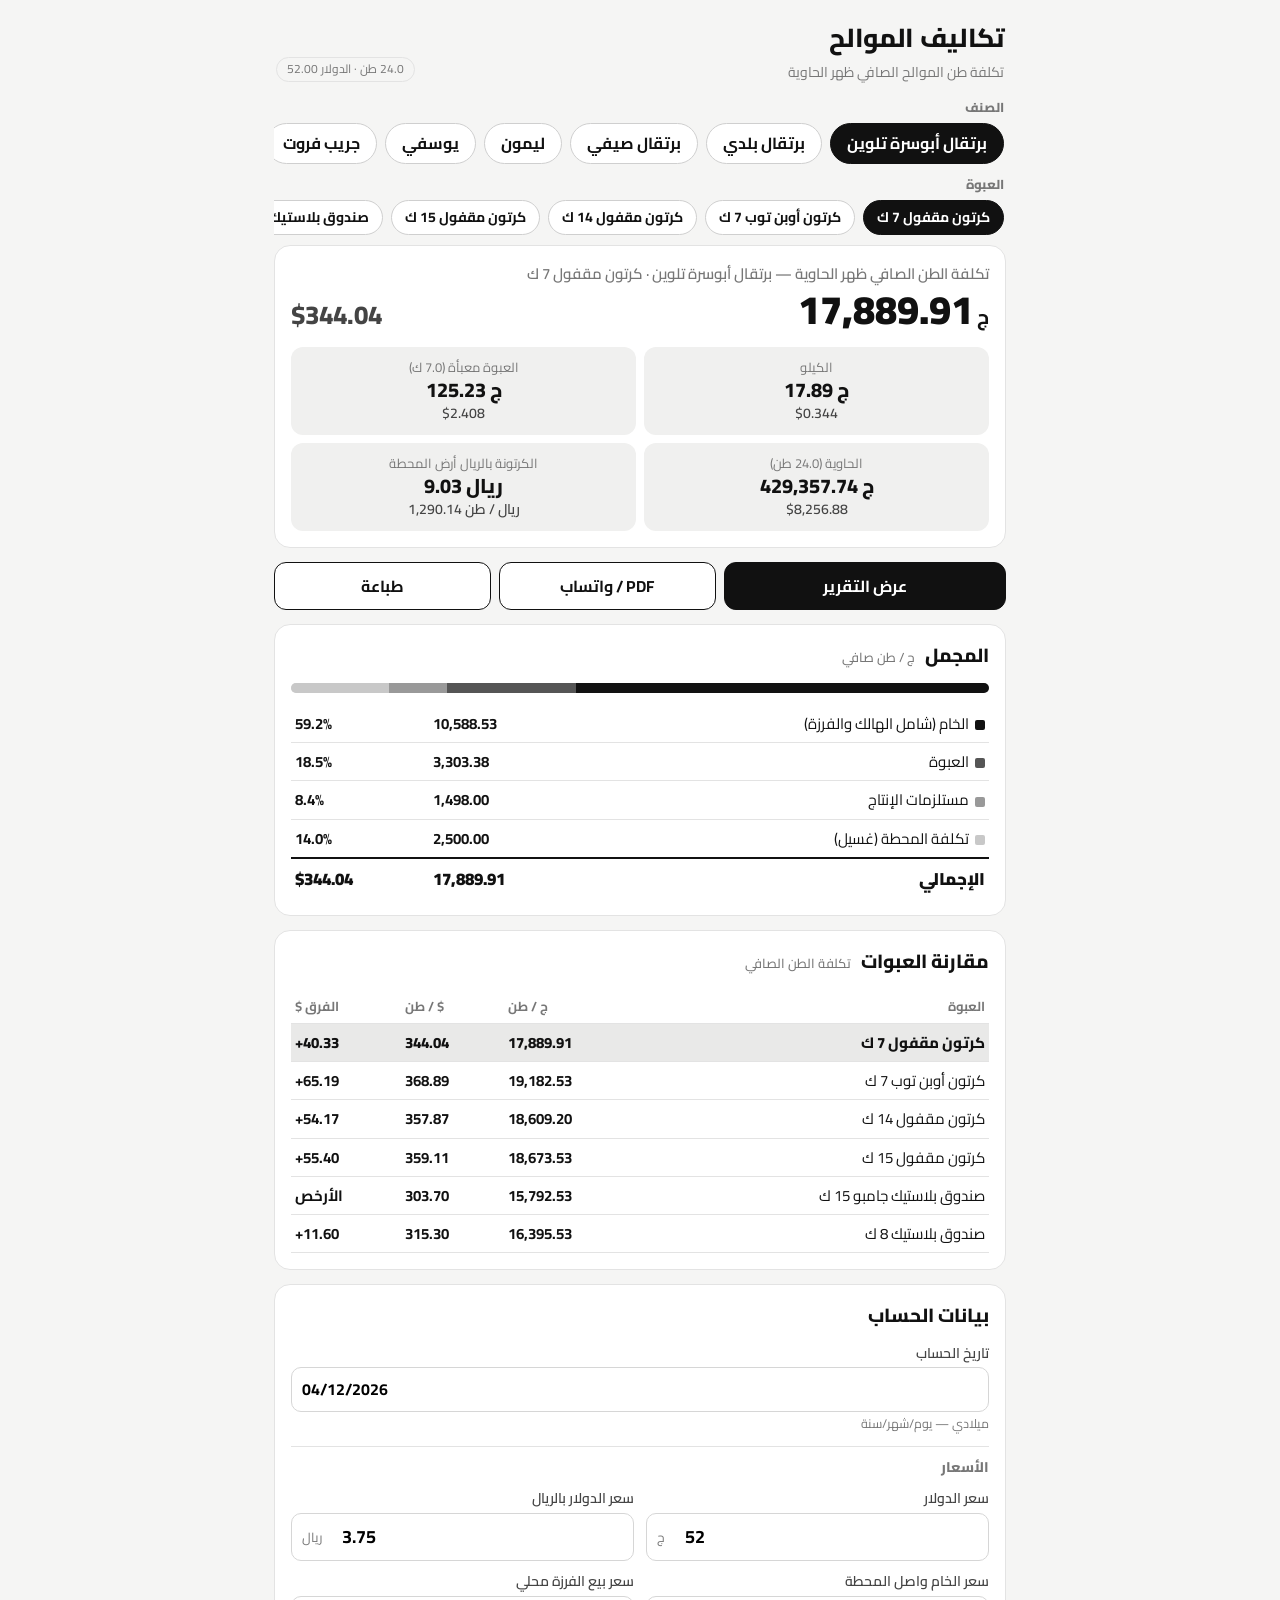
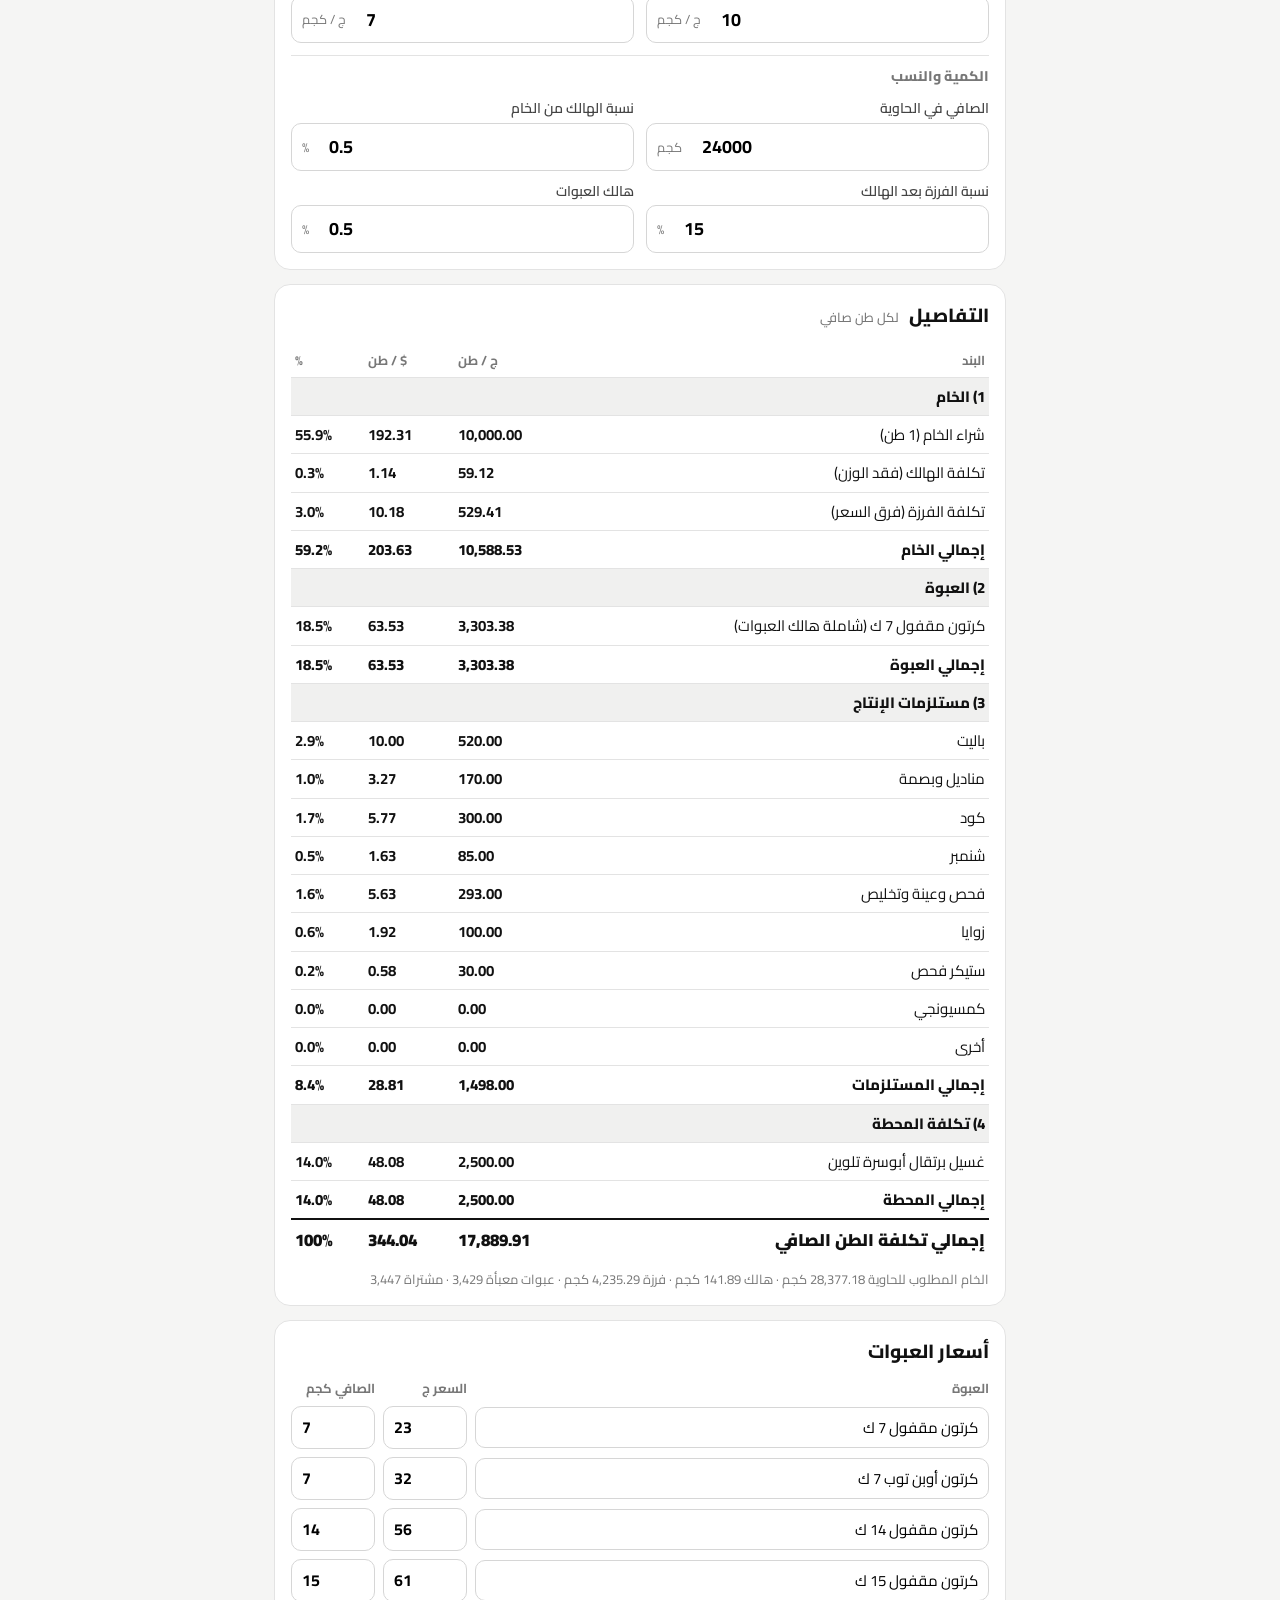
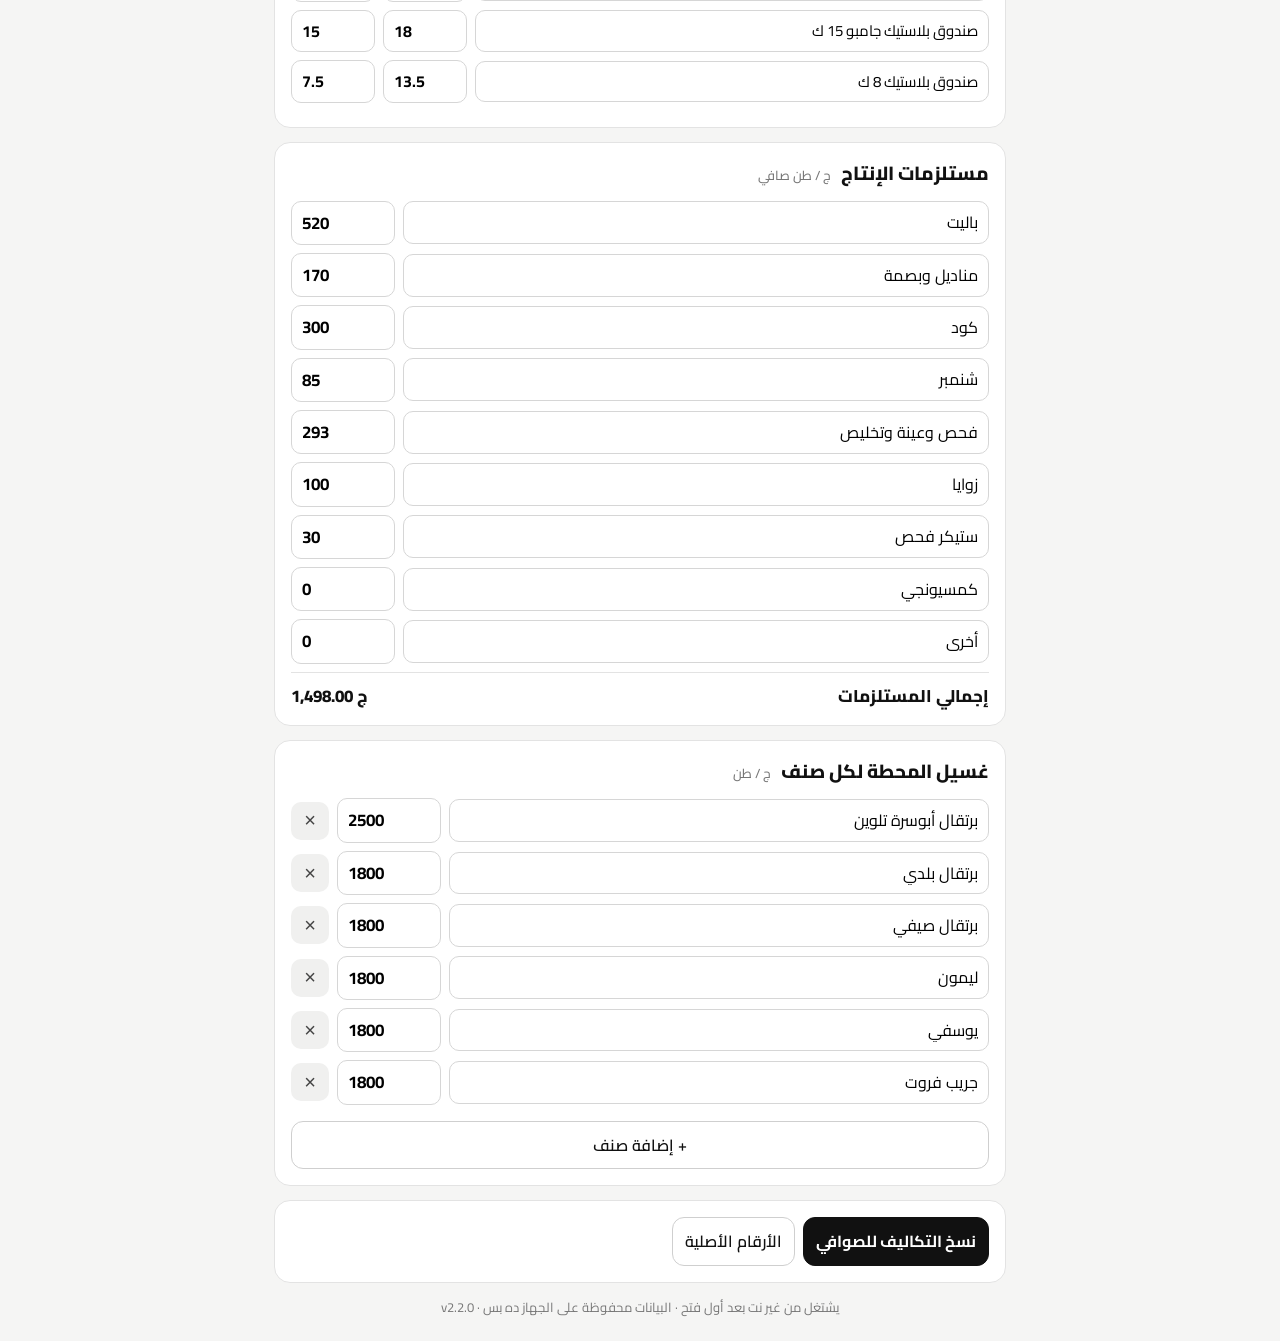
<file: index.html>
<!doctype html>
<html lang="ar" dir="rtl">
<head>
<meta charset="utf-8">
<meta name="viewport" content="width=device-width,initial-scale=1,viewport-fit=cover">
<meta name="robots" content="noindex,nofollow">
<title>تكاليف الموالح</title>
<meta name="theme-color" content="#111111">
<meta name="apple-mobile-web-app-capable" content="yes">
<meta name="mobile-web-app-capable" content="yes">
<meta name="apple-mobile-web-app-status-bar-style" content="black">
<meta name="apple-mobile-web-app-title" content="تكاليف الموالح">
<link rel="manifest" href="manifest.webmanifest">
<link rel="apple-touch-icon" href="icon-180.png">
<link rel="icon" href="icon-192.png">
<style>[hidden]{display:none!important}
@font-face{font-family:'Cairo';font-style:normal;font-weight:200 1000;font-display:swap;src:url([data-uri]) format('woff2');unicode-range:U+0600-06FF,U+0750-077F,U+0870-08FF,U+200C-200E,U+2010-2011,U+204F,U+2E41,U+FB50-FDFF,U+FE70-FEFC}
@font-face{font-family:'Cairo';font-style:normal;font-weight:200 1000;font-display:swap;src:url([data-uri]) format('woff2');unicode-range:U+0100-02BA,U+02BD-02C5,U+02C7-02CC,U+02CE-02D7,U+02DD-02FF,U+1E00-1EFF,U+20A0-20AB,U+20AD-20C4,U+A720-A7FF}
@font-face{font-family:'Cairo';font-style:normal;font-weight:200 1000;font-display:swap;src:url([data-uri]) format('woff2');unicode-range:U+0000-00FF,U+0131,U+0152-0153,U+02BB-02BC,U+02C6,U+02DA,U+02DC,U+2000-206F,U+20AC,U+2122,U+2212,U+2215,U+FEFF,U+FFFD}
:root{--ink:#111;--ink2:#444;--mut:#777;--line:#e3e3e3;--bg:#f5f5f4;--card:#fff;--soft:#f0f0ef}
*{box-sizing:border-box;-webkit-tap-highlight-color:transparent}
html,body{margin:0;background:var(--bg);color:var(--ink);font-family:'Cairo',system-ui,sans-serif;font-size:17px;line-height:1.55}
#app{max-width:760px;margin:0 auto;padding:calc(env(safe-area-inset-top) + 10px) 14px calc(env(safe-area-inset-bottom) + 24px)}
.num,.v{font-variant-numeric:tabular-nums;direction:ltr;unicode-bidi:isolate}
.top{display:flex;align-items:flex-end;justify-content:space-between;gap:10px;padding:8px 2px 12px}
.top h1{margin:0;font-size:26px;font-weight:800;letter-spacing:-.3px}.top .sub{color:var(--mut);font-size:14px}
.net{font-size:12px;color:var(--mut);border:1px solid var(--line);border-radius:20px;padding:2px 10px;white-space:nowrap}
.vars{display:flex;gap:8px;overflow-x:auto;padding:2px 2px 10px;scrollbar-width:none}.vars::-webkit-scrollbar{display:none}
.chip{flex:0 0 auto;border:1.5px solid #cfcfcf;background:#fff;color:var(--ink);border-radius:999px;padding:7px 16px;font:inherit;font-size:16px;font-weight:700}
.chip.on{background:var(--ink);border-color:var(--ink);color:#fff}.chip.add{border-style:dashed;color:var(--ink2);font-weight:600}
.notice{background:#f0f0ef;border:1.5px solid #888;color:#111;border-radius:12px;padding:10px 14px;font-size:15px;margin-bottom:12px}
.card{background:var(--card);border:1px solid var(--line);border-radius:16px;padding:16px;margin-bottom:14px}
.card h2{margin:0 0 12px;font-size:19px;font-weight:800}.card h2 small{font-weight:500;color:var(--mut);font-size:13px;margin-inline-start:6px}
.sum .lbl{color:var(--mut);font-size:15px;font-weight:600}
.sum .big{display:flex;align-items:baseline;justify-content:space-between;gap:8px;flex-wrap:wrap;margin:2px 0 12px}
.sum .egp{font-size:40px;font-weight:900;line-height:1.1}.sum .egp i{font-style:normal;font-size:20px;font-weight:700;margin-inline-start:4px}
.sum .usd{font-size:26px;font-weight:800;color:var(--ink2)}
.kpis{display:grid;grid-template-columns:repeat(3,minmax(0,1fr));gap:8px}
.kpi{background:var(--soft);border-radius:12px;padding:10px 8px;text-align:center}
.kpi b{display:block;font-size:20px;font-weight:800;line-height:1.3}.kpi span{display:block;font-size:13px;color:var(--mut)}.kpi em{display:block;font-style:normal;font-size:14px;color:var(--ink2);font-weight:600}
.actions{display:grid;grid-template-columns:1.3fr 1fr 1fr;gap:8px;margin-bottom:14px}
.btn{font:inherit;font-size:16px;font-weight:700;border:1.5px solid var(--ink);background:#fff;color:var(--ink);border-radius:12px;padding:11px 12px;cursor:pointer}
.btn.pri{background:var(--ink);color:#fff}.btn.ghost{border-color:#cfcfcf;font-weight:600}.btn.wide{width:100%;margin-top:8px}.btn.danger{color:#111;border-color:#111;border-style:dashed}
.grid{display:grid;grid-template-columns:minmax(0,1fr) minmax(0,1fr);gap:10px 12px}
.f label{display:block;font-size:14px;color:var(--ink2);font-weight:600;margin-bottom:3px}
.f .in{display:flex;align-items:center;border:1.5px solid #d6d6d6;border-radius:10px;background:#fff;overflow:hidden}
.f .in:focus-within{border-color:var(--ink)}
.f input{flex:1;min-width:0;width:100%;border:0;outline:0;font:inherit;font-size:18px;font-weight:700;padding:9px 10px;background:transparent;text-align:left;direction:ltr}
.f input.txt{text-align:right;direction:rtl;font-size:16px}
.f .u{color:var(--mut);font-size:13px;padding:0 10px;white-space:nowrap}
.f.full{grid-column:1/-1}.f .hint{font-size:12.5px;color:var(--mut);margin-top:2px}
.sec{grid-column:1/-1;font-size:14px;font-weight:800;color:var(--mut);border-top:1px solid var(--line);padding-top:10px;margin-top:2px}
.sup{display:grid;grid-template-columns:minmax(0,1fr) 104px 38px;gap:8px;align-items:center;margin-bottom:8px}
.sup input{font:inherit;border:1.5px solid #d6d6d6;border-radius:10px;padding:8px 10px;font-size:16px;min-width:0;outline:0}
.sup input:focus{border-color:var(--ink)}.sup input.v{font-weight:700;text-align:left;direction:ltr;font-size:17px}
.sup .x{border:0;background:var(--soft);border-radius:10px;height:38px;font-size:20px;color:var(--ink2);cursor:pointer}
.suptot{display:flex;justify-content:space-between;font-weight:800;border-top:1px solid var(--line);padding-top:10px;margin-top:4px}
.bk table{width:100%;border-collapse:collapse;font-size:15px}.bk td{padding:7px 4px;border-bottom:1px solid var(--line)}.bk td.v{text-align:left;font-weight:700;white-space:nowrap}
.bk tr.g td{font-weight:800;background:var(--soft)}.bk tr.t td{font-weight:900;font-size:17px;border-bottom:0;border-top:2px solid var(--ink)}
.bar{height:10px;border-radius:6px;background:#e7e7e7;overflow:hidden;display:flex;margin:4px 0 12px}.bar i{display:block;height:100%;background:#222}.bar i+i{background:#9a9a9a}
.tools{display:flex;flex-wrap:wrap;gap:8px}
.foot{color:var(--mut);font-size:13px;text-align:center;margin-top:6px}
/* report */
.rep{position:fixed;inset:0;background:#d9d9d7;overflow:auto;z-index:20;-webkit-overflow-scrolling:touch}
.repbar{position:sticky;top:0;z-index:2;display:flex;gap:8px;padding:calc(env(safe-area-inset-top) + 8px) 12px 8px;background:rgba(245,245,244,.96);border-bottom:1px solid var(--line)}
.repbar .btn{flex:1;padding:9px}
.pages{padding:14px 0 40px;display:flex;flex-direction:column;align-items:center;gap:14px}
.pagewrap{width:calc(100vw - 20px);max-width:794px;overflow:hidden}
.page{width:794px;height:1123px;background:#fff;color:#111;padding:36px 44px 50px;position:relative;transform-origin:top right;box-shadow:0 2px 10px rgba(0,0,0,.12);font-size:15px;line-height:1.5;overflow:hidden}
.page .ph{display:flex;justify-content:space-between;align-items:flex-start;border-bottom:2.5px solid #111;padding-bottom:8px;margin-bottom:6px}
.page .ph h1{margin:0;font-size:21px;font-weight:900;line-height:1.35}.page .ph .meta{font-size:14px;color:#555;margin-top:2px}
.page .ph .tag{font-size:12px;color:#555;border:1px solid #bbb;border-radius:14px;padding:2px 10px;white-space:nowrap}
.page h3{font-size:15px;font-weight:800;margin:10px 0 6px;color:#111;display:flex;align-items:center;gap:8px}.page h3:after{content:'';flex:1;height:1px;background:#ddd}
.rsum{display:grid;grid-template-columns:1.25fr 1fr 1fr 1fr;gap:10px}
.rsum .m{border:1px solid #ddd;border-radius:10px;padding:7px 12px}.rsum .m.main{background:#111;color:#fff;border-color:#111}
.rsum .m span{display:block;font-size:12.5px;color:#666;font-weight:600}.rsum .m.main span{color:#ccc}
.rsum .m b{display:block;font-size:21px;font-weight:900;line-height:1.25}.rsum .m.main b{font-size:27px}
.rsum .m em{display:block;font-style:normal;font-size:14px;font-weight:700;color:#444}.rsum .m.main em{color:#ddd;font-size:16px}
.rgrp{display:grid;grid-template-columns:1fr 1fr 1fr;gap:10px}.rgrp .m{border:1px solid #ddd;border-radius:10px;padding:8px 12px}
.rgrp .m span{font-size:13px;color:#666;font-weight:700}.rgrp .m b{display:block;font-size:19px;font-weight:900}.rgrp .m em{font-style:normal;font-size:13px;color:#444;font-weight:600}
.rgrp .m.t{background:#f1f1f0}
.rt{width:100%;border-collapse:collapse;font-size:13px}
.rt th{background:#111;color:#fff;font-weight:700;padding:6px 6px;font-size:12.5px;text-align:center}.rt th:first-child{text-align:right}
.rt td{padding:2.5px 6px;line-height:1.45;border-bottom:1px solid #e6e6e6;text-align:center;font-variant-numeric:tabular-nums}.rt td:first-child{text-align:right}
.rt td.n{direction:ltr}.rt tr.gh td{font-weight:800;background:#f1f1f0;color:#333;font-size:13px}
.rt tr.st td{font-weight:800;border-top:1.5px solid #999;background:#fafafa}.rt tr.gt td{font-weight:900;font-size:15px;background:#111;color:#fff}
.page .note{font-size:12px;color:#555;margin-top:6px;line-height:1.5}
.page .pf{position:absolute;bottom:22px;right:48px;left:48px;font-size:11px;color:#888;display:flex;justify-content:space-between;border-top:1px solid #e4e4e4;padding-top:6px}
.mt td{vertical-align:top;padding:7px 6px}.mt td.fm{text-align:right;color:#333}.mt td.k{font-weight:700;text-align:right}
.page ul{margin:6px 0 0;padding-inline-start:18px;font-size:13.5px;color:#333}.page ul li{margin-bottom:3px}
.busy{position:fixed;inset:0;background:rgba(255,255,255,.75);display:flex;align-items:center;justify-content:center;z-index:50;font-weight:800;font-size:18px}
@media (max-width:420px){.sum .egp{font-size:36px}.kpi b{font-size:18px}.grid{gap:9px 10px}}
@media print{
 @page{size:A4;margin:0}
 html,body{background:#fff}
 #app,.repbar,.busy{display:none!important}
 .rep{position:static;display:block!important;background:#fff;overflow:visible}
 .rep[hidden]{display:block!important}
 .pages{padding:0;gap:0;display:block}
 .pagewrap{width:auto!important;max-width:none;height:auto!important;overflow:visible}
 .page{transform:none!important;box-shadow:none;width:210mm;height:296mm;page-break-after:always;break-after:page}
 .pagewrap:last-child .page{page-break-after:auto;break-after:auto}
 *{-webkit-print-color-adjust:exact;print-color-adjust:exact}
}
.page .pc{width:706px}
.ltr{direction:ltr;unicode-bidi:isolate;display:inline-block}

.f .in.bad,.sup input.bad{border:2px solid #111;background:#e6e6e6}
.err{border:2px solid #111;border-radius:12px;padding:10px 14px;font-size:15px;background:#f0f0ef}.err ul{margin:6px 0 0;padding-inline-start:20px}
body.invalid #bReport,body.invalid #bShare,body.invalid #bPrint{opacity:.45}
.emsg{font-size:13px;font-weight:700;color:#111;margin:3px 2px 6px}
/* citrus additions */
.top .tr{display:flex;flex-direction:column;align-items:flex-end;gap:3px}.ls{font-size:11.5px;color:var(--mut)}
.lblrow{font-size:13px;font-weight:800;color:var(--mut);margin:0 2px 4px}
.chip.sm{font-size:14px;padding:6px 13px}
.kpis{grid-template-columns:repeat(2,minmax(0,1fr))}
.bar i:nth-child(1){background:#111}.bar i:nth-child(2){background:#555}.bar i:nth-child(3){background:#999}.bar i:nth-child(4){background:#c8c8c8}
.sw{display:inline-block;width:10px;height:10px;border-radius:2px;margin-inline-end:6px;vertical-align:middle}.sw.s0{background:#111}.sw.s1{background:#555}.sw.s2{background:#999}.sw.s3{background:#c8c8c8}
.bk tr.h td{font-size:13px;color:var(--mut);font-weight:700}.bk tr.s td{font-weight:800;border-top:1.5px solid #999}.bk tr.sel td{background:#e9e9e8;font-weight:800}
.bk .hint{font-size:13px;color:#777;margin-top:8px}
.trow{display:grid;grid-template-columns:minmax(0,1fr) 84px 84px;gap:8px;align-items:center;margin-bottom:8px}.trow.th span{font-size:13px;color:var(--mut);font-weight:700}
.trow input{font:inherit;border:1.5px solid #d6d6d6;border-radius:10px;padding:8px 10px;font-size:15px;min-width:0;outline:0}.trow input:focus{border-color:var(--ink)}.trow input.v{font-weight:700;text-align:left;direction:ltr;font-size:16px}
.sup:not(.three){grid-template-columns:minmax(0,1fr) 104px}
.trow input.bad{border:2px solid #111;background:#e6e6e6}
.f input[data-date]{font-size:16px}
.repbar .sel{flex:1.2;padding:9px 6px;font-size:14px}
.rsar{display:flex;flex-wrap:wrap;align-items:baseline;gap:6px 12px;border:1px solid #ddd;border-radius:10px;padding:6px 12px;margin-top:8px;font-size:13px}
.rsar span{color:#666;font-weight:700}.rsar b{font-size:17px;font-weight:900}.rsar .sep{color:#bbb}.rsar em{font-style:normal;color:#777;font-size:12px;flex-basis:100%}
.rt tr.sel td{background:#e4e4e4;font-weight:800}.rt.q td{text-align:right}.rt.q td.n{text-align:left;font-weight:700}
.rt td.n{white-space:nowrap}
.page .rt td{padding:3px 6px}
.rsum .m small{display:block;font-size:10.5px;color:#888;font-weight:500;line-height:1.35;margin-top:2px;border-top:1px solid #eee;padding-top:2px}.rsum .m.main small{color:#bbb;border-color:#444}
.pc.p1 .rt{font-size:14.5px}.pc.p1 .rt td{padding:6px 6px}.pc.p1 .rt th{font-size:13.5px;padding:7px 6px}.pc.p1 h3{font-size:16.5px;margin:16px 0 8px}
.pc.p1 .rsum .m{padding:9px 12px}.pc.p1 .rsar{padding:9px 14px;font-size:14px}.pc.p1 .rsar b{font-size:19px}.pc.p1 .note{font-size:13px}
.rt.q td.q2{text-align:right;font-weight:700}
.page ul{list-style:none;padding-inline-start:4px}.page ul li:before{content:'•';margin-inline-end:6px;font-weight:900}
.bk td.vh{text-align:left;white-space:nowrap}
.repbar{gap:6px;padding-left:8px;padding-right:8px}.repbar .btn{font-size:14px;padding:9px 4px;white-space:nowrap}
</style>
</head>
<body>
<div id="app">
 <header class="top">
  <div class="brand"><h1>تكاليف الموالح</h1><span class="sub">تكلفة طن الموالح الصافي ظهر الحاوية</span></div>
  <div class="tr"><span id="net" class="net"></span><span id="ls" class="ls"></span></div>
 </header>
 <div class="lblrow">الصنف</div>
 <nav id="vars" class="vars" aria-label="الصنف"></nav>
 <div class="lblrow">العبوة</div>
 <nav id="pkgs" class="vars" aria-label="العبوة"></nav>
 <div id="notice" class="notice" hidden></div>
 <section class="card sum" id="sum"></section>
 <div class="actions">
  <button class="btn pri" id="bReport">عرض التقرير</button>
  <button class="btn" id="bShare">PDF / واتساب</button>
  <button class="btn" id="bPrint">طباعة</button>
 </div>
 <section class="card" id="mojmal"></section>
 <section class="card" id="cmp"></section>
 <section class="card">
  <h2>بيانات الحساب</h2>
  <div class="grid" id="inputs"></div>
 </section>
 <section class="card" id="detail"></section>
 <section class="card">
  <h2>أسعار العبوات</h2>
  <div id="pkt"></div>
 </section>
 <section class="card">
  <h2>مستلزمات الإنتاج <small>ج / طن صافي</small></h2>
  <div id="supt"></div>
 </section>
 <section class="card">
  <h2>غسيل المحطة لكل صنف <small>ج / طن</small></h2>
  <div id="vart"></div>
  <button class="btn ghost wide" id="bAddVar">+ إضافة صنف</button>
 </section>
 <section class="card tools">
  <button class="btn pri" id="bToSawafi">نسخ التكاليف للصوافي</button>
  <button class="btn ghost" id="bReset">الأرقام الأصلية</button>
 </section>
 <footer class="foot">يشتغل من غير نت بعد أول فتح · البيانات محفوظة على الجهاز ده بس <span id="ver"></span></footer>
</div>
<div id="rep" class="rep" hidden>
 <div class="repbar">
  <button class="btn" id="rClose">رجوع</button>
  <select id="rMode" class="btn sel" aria-label="نوع التقرير"><option value="full">التقرير الكامل</option><option value="m">المجمل (صفحة)</option></select>
  <button class="btn pri" id="rShare">PDF / واتساب</button>
  <button class="btn" id="rPrint">طباعة</button>
 </div>
 <div id="pages" class="pages"></div>
</div>
<div id="busy" class="busy" hidden><div>بيجهز الـ PDF…</div></div>
<script src="core.js"></script>
<script src="pdf-share.js"></script>
<script src="app.js"></script>
<script src="to-sawafi.js"></script>
<script>
if('serviceWorker' in navigator){window.addEventListener('load',function(){navigator.serviceWorker.register('sw.js').then(function(r){r.update&&r.update();setInterval(function(){r.update()},3600000)});var had=!!navigator.serviceWorker.controller;navigator.serviceWorker.addEventListener('controllerchange',function(){if(had&&!window.__rl){window.__rl=1;location.reload()}})})}
</script>
</body>
</html>
</file>
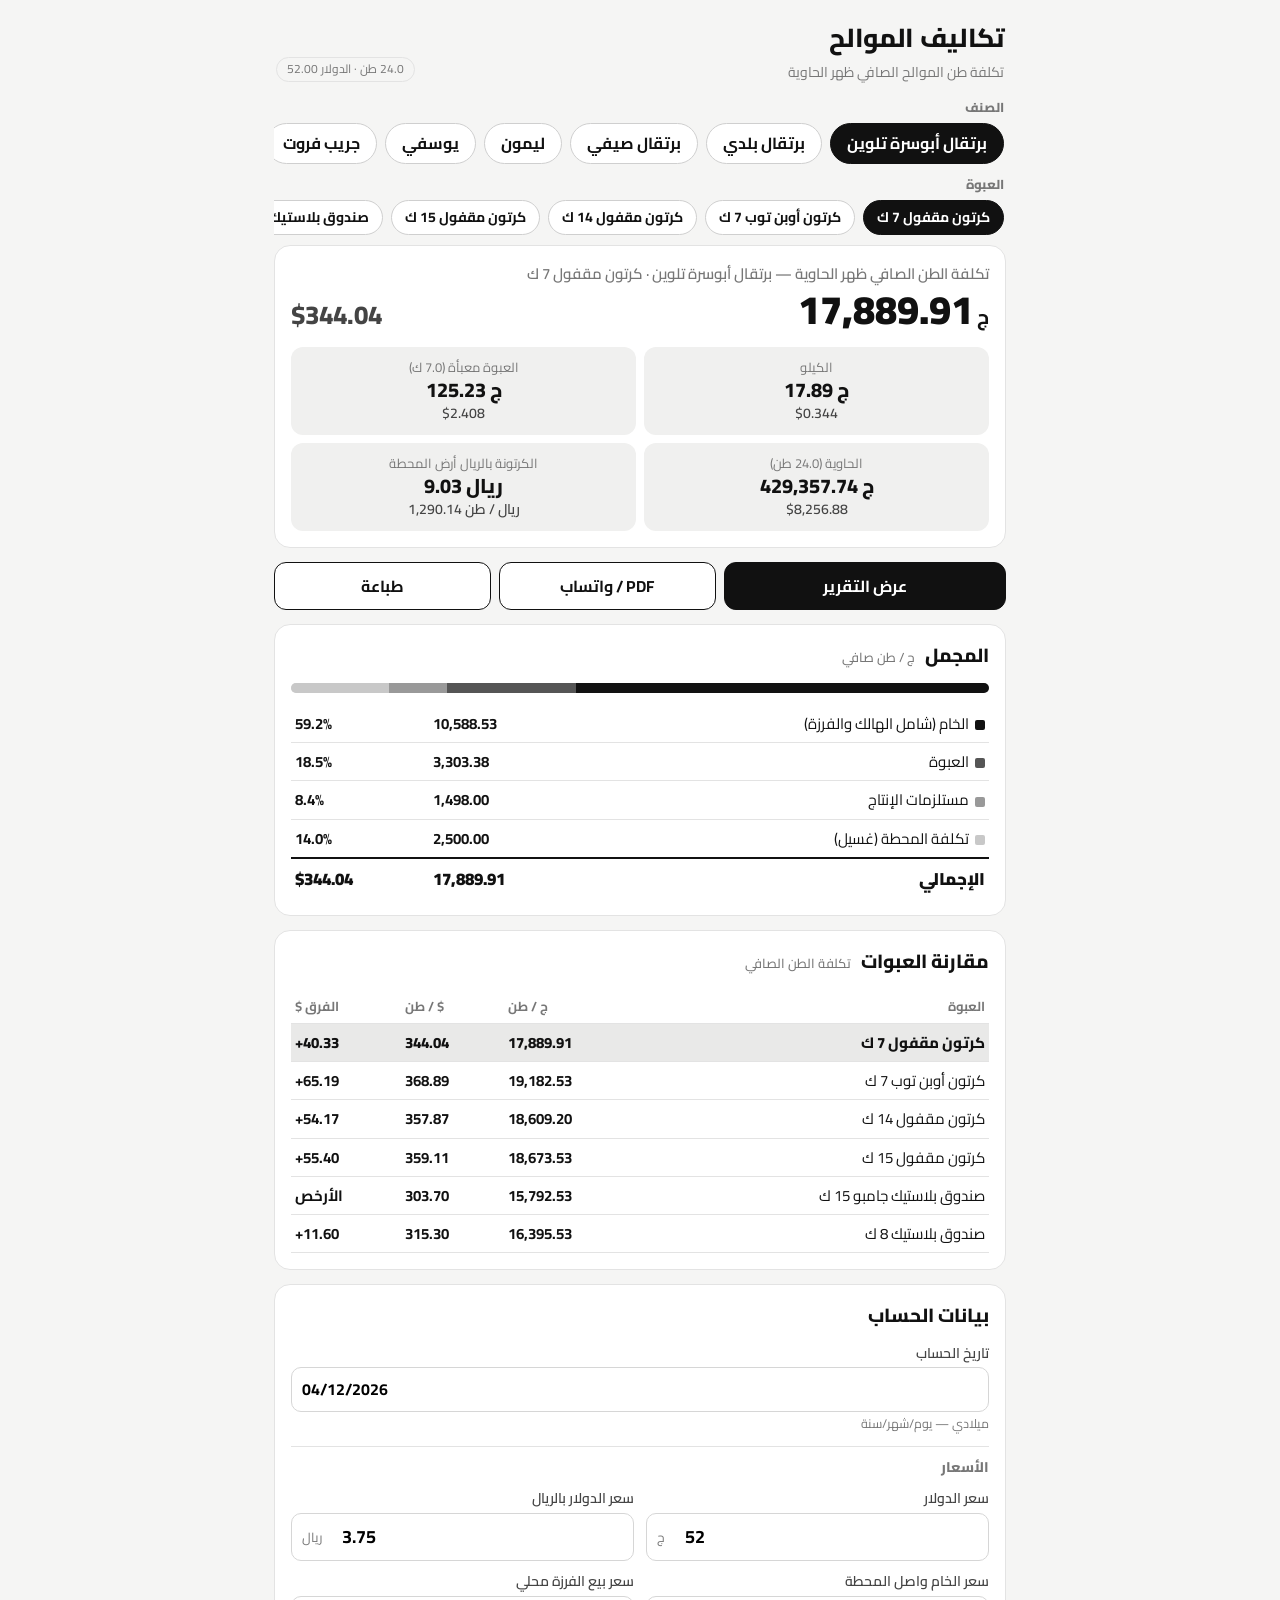
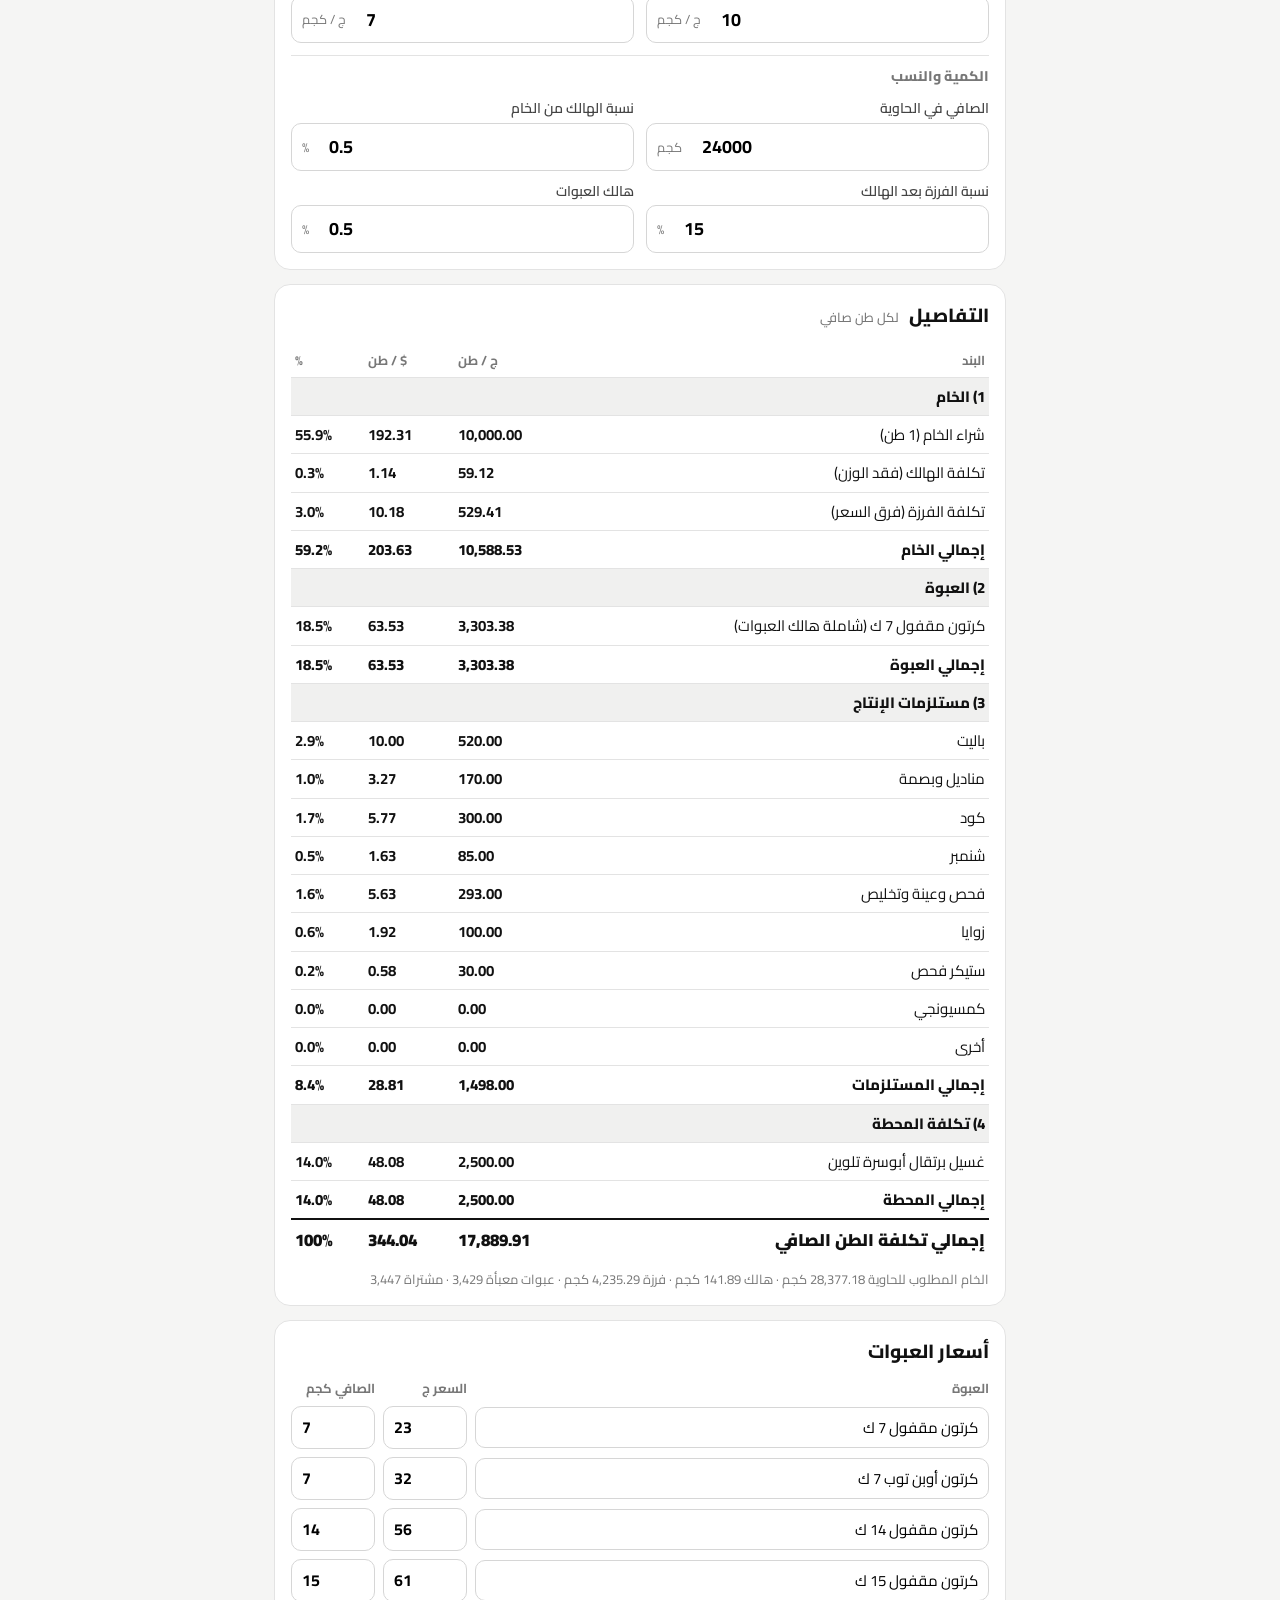
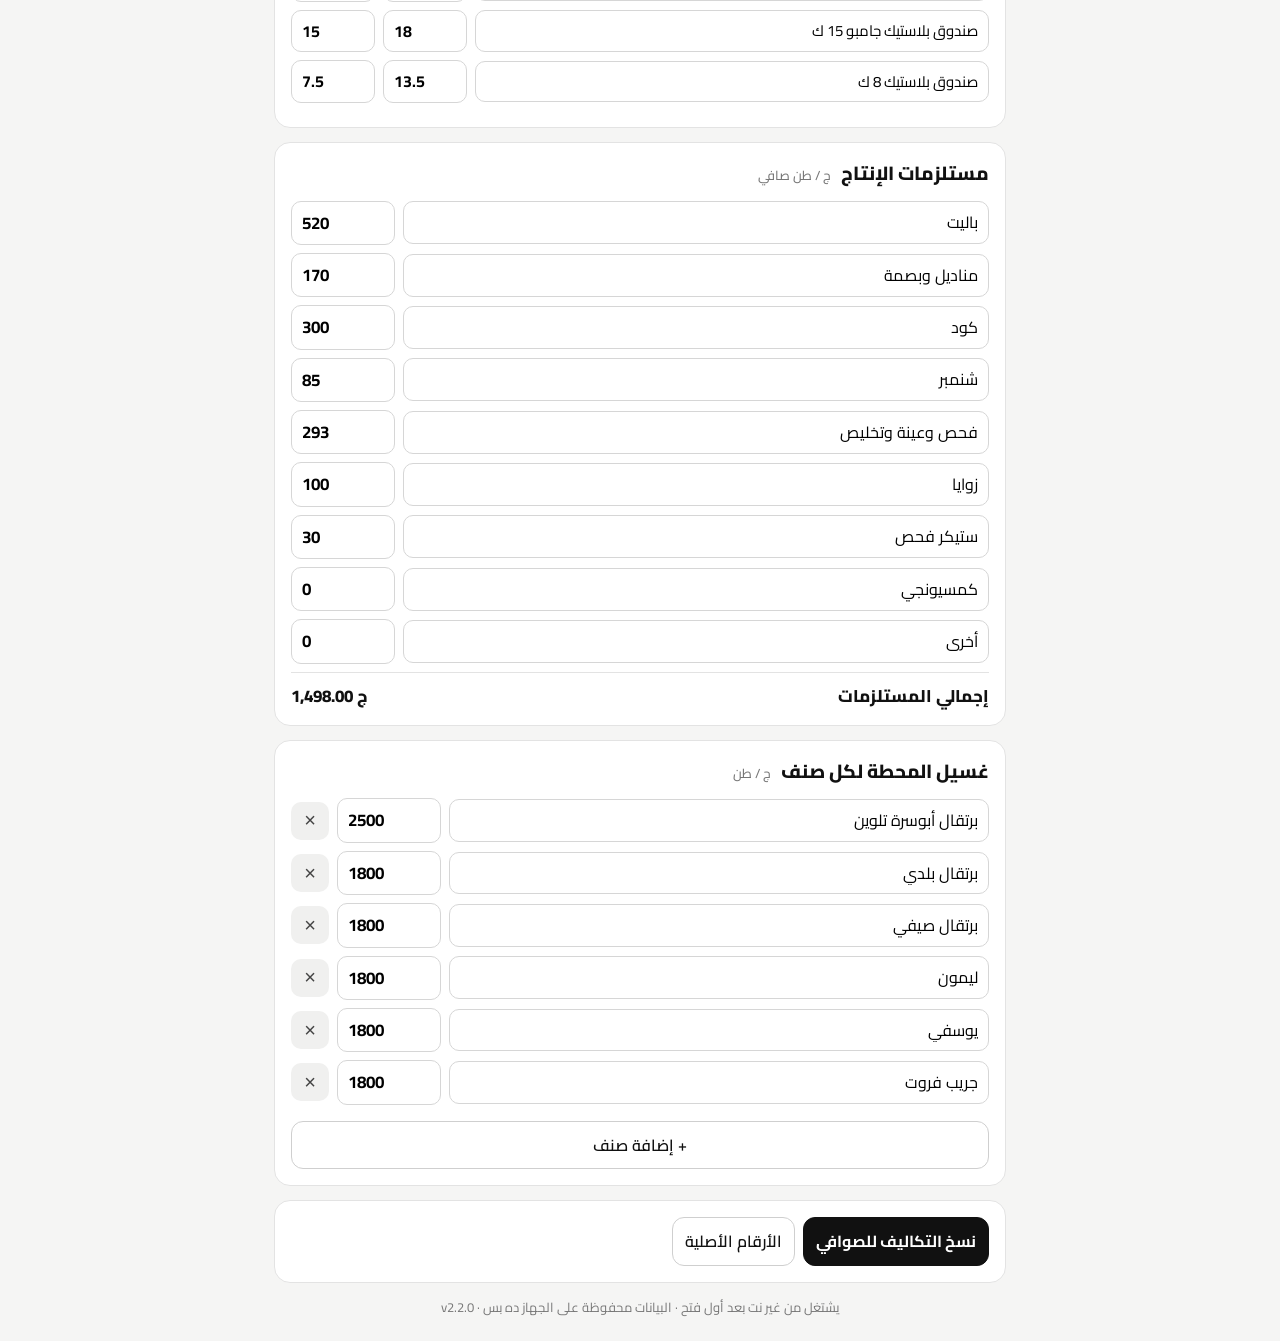
<file: index.src.html>
<!doctype html>
<html lang="ar" dir="rtl">
<head>
<meta charset="utf-8">
<meta name="viewport" content="width=device-width,initial-scale=1,viewport-fit=cover">
<meta name="robots" content="noindex,nofollow">
<title>تكاليف الموالح</title>
<meta name="theme-color" content="#111111">
<meta name="apple-mobile-web-app-capable" content="yes">
<meta name="mobile-web-app-capable" content="yes">
<meta name="apple-mobile-web-app-status-bar-style" content="black">
<meta name="apple-mobile-web-app-title" content="تكاليف الموالح">
<link rel="manifest" href="manifest.webmanifest">
<link rel="apple-touch-icon" href="icon-180.png">
<link rel="icon" href="icon-192.png">
<link rel="stylesheet" href="style.css">
</head>
<body>
<div id="app">
 <header class="top">
  <div class="brand"><h1>تكاليف الموالح</h1><span class="sub">تكلفة طن الموالح الصافي ظهر الحاوية</span></div>
  <div class="tr"><span id="net" class="net"></span><span id="ls" class="ls"></span></div>
 </header>
 <div class="lblrow">الصنف</div>
 <nav id="vars" class="vars" aria-label="الصنف"></nav>
 <div class="lblrow">العبوة</div>
 <nav id="pkgs" class="vars" aria-label="العبوة"></nav>
 <div id="notice" class="notice" hidden></div>
 <section class="card sum" id="sum"></section>
 <div class="actions">
  <button class="btn pri" id="bReport">عرض التقرير</button>
  <button class="btn" id="bShare">PDF / واتساب</button>
  <button class="btn" id="bPrint">طباعة</button>
 </div>
 <section class="card" id="mojmal"></section>
 <section class="card" id="cmp"></section>
 <section class="card">
  <h2>بيانات الحساب</h2>
  <div class="grid" id="inputs"></div>
 </section>
 <section class="card" id="detail"></section>
 <section class="card">
  <h2>أسعار العبوات</h2>
  <div id="pkt"></div>
 </section>
 <section class="card">
  <h2>مستلزمات الإنتاج <small>ج / طن صافي</small></h2>
  <div id="supt"></div>
 </section>
 <section class="card">
  <h2>غسيل المحطة لكل صنف <small>ج / طن</small></h2>
  <div id="vart"></div>
  <button class="btn ghost wide" id="bAddVar">+ إضافة صنف</button>
 </section>
 <section class="card tools">
  <button class="btn pri" id="bToSawafi">نسخ التكاليف للصوافي</button>
  <button class="btn ghost" id="bReset">الأرقام الأصلية</button>
 </section>
 <footer class="foot">يشتغل من غير نت بعد أول فتح · البيانات محفوظة على الجهاز ده بس <span id="ver"></span></footer>
</div>
<div id="rep" class="rep" hidden>
 <div class="repbar">
  <button class="btn" id="rClose">رجوع</button>
  <select id="rMode" class="btn sel" aria-label="نوع التقرير"><option value="full">التقرير الكامل</option><option value="m">المجمل (صفحة)</option></select>
  <button class="btn pri" id="rShare">PDF / واتساب</button>
  <button class="btn" id="rPrint">طباعة</button>
 </div>
 <div id="pages" class="pages"></div>
</div>
<div id="busy" class="busy" hidden><div>بيجهز الـ PDF…</div></div>
<script src="core.js"></script>
<script src="pdf-share.js"></script>
<script src="app.js"></script>
<script src="to-sawafi.js"></script>
<script>
if('serviceWorker' in navigator){window.addEventListener('load',function(){navigator.serviceWorker.register('sw.js').then(function(r){r.update&&r.update();setInterval(function(){r.update()},3600000)});var had=!!navigator.serviceWorker.controller;navigator.serviceWorker.addEventListener('controllerchange',function(){if(had&&!window.__rl){window.__rl=1;location.reload()}})})}
</script>
</body>
</html>
</file>
<file: style.css>
[hidden]{display:none!important}
@font-face{font-family:'Cairo';font-style:normal;font-weight:200 1000;font-display:swap;src:url(fonts/cairo-arabic.woff2) format('woff2');unicode-range:U+0600-06FF,U+0750-077F,U+0870-08FF,U+200C-200E,U+2010-2011,U+204F,U+2E41,U+FB50-FDFF,U+FE70-FEFC}
@font-face{font-family:'Cairo';font-style:normal;font-weight:200 1000;font-display:swap;src:url(fonts/cairo-latin-ext.woff2) format('woff2');unicode-range:U+0100-02BA,U+02BD-02C5,U+02C7-02CC,U+02CE-02D7,U+02DD-02FF,U+1E00-1EFF,U+20A0-20AB,U+20AD-20C4,U+A720-A7FF}
@font-face{font-family:'Cairo';font-style:normal;font-weight:200 1000;font-display:swap;src:url(fonts/cairo-latin.woff2) format('woff2');unicode-range:U+0000-00FF,U+0131,U+0152-0153,U+02BB-02BC,U+02C6,U+02DA,U+02DC,U+2000-206F,U+20AC,U+2122,U+2212,U+2215,U+FEFF,U+FFFD}
:root{--ink:#111;--ink2:#444;--mut:#777;--line:#e3e3e3;--bg:#f5f5f4;--card:#fff;--soft:#f0f0ef}
*{box-sizing:border-box;-webkit-tap-highlight-color:transparent}
html,body{margin:0;background:var(--bg);color:var(--ink);font-family:'Cairo',system-ui,sans-serif;font-size:17px;line-height:1.55}
#app{max-width:760px;margin:0 auto;padding:calc(env(safe-area-inset-top) + 10px) 14px calc(env(safe-area-inset-bottom) + 24px)}
.num,.v{font-variant-numeric:tabular-nums;direction:ltr;unicode-bidi:isolate}
.top{display:flex;align-items:flex-end;justify-content:space-between;gap:10px;padding:8px 2px 12px}
.top h1{margin:0;font-size:26px;font-weight:800;letter-spacing:-.3px}.top .sub{color:var(--mut);font-size:14px}
.net{font-size:12px;color:var(--mut);border:1px solid var(--line);border-radius:20px;padding:2px 10px;white-space:nowrap}
.vars{display:flex;gap:8px;overflow-x:auto;padding:2px 2px 10px;scrollbar-width:none}.vars::-webkit-scrollbar{display:none}
.chip{flex:0 0 auto;border:1.5px solid #cfcfcf;background:#fff;color:var(--ink);border-radius:999px;padding:7px 16px;font:inherit;font-size:16px;font-weight:700}
.chip.on{background:var(--ink);border-color:var(--ink);color:#fff}.chip.add{border-style:dashed;color:var(--ink2);font-weight:600}
.notice{background:#f0f0ef;border:1.5px solid #888;color:#111;border-radius:12px;padding:10px 14px;font-size:15px;margin-bottom:12px}
.card{background:var(--card);border:1px solid var(--line);border-radius:16px;padding:16px;margin-bottom:14px}
.card h2{margin:0 0 12px;font-size:19px;font-weight:800}.card h2 small{font-weight:500;color:var(--mut);font-size:13px;margin-inline-start:6px}
.sum .lbl{color:var(--mut);font-size:15px;font-weight:600}
.sum .big{display:flex;align-items:baseline;justify-content:space-between;gap:8px;flex-wrap:wrap;margin:2px 0 12px}
.sum .egp{font-size:40px;font-weight:900;line-height:1.1}.sum .egp i{font-style:normal;font-size:20px;font-weight:700;margin-inline-start:4px}
.sum .usd{font-size:26px;font-weight:800;color:var(--ink2)}
.kpis{display:grid;grid-template-columns:repeat(3,minmax(0,1fr));gap:8px}
.kpi{background:var(--soft);border-radius:12px;padding:10px 8px;text-align:center}
.kpi b{display:block;font-size:20px;font-weight:800;line-height:1.3}.kpi span{display:block;font-size:13px;color:var(--mut)}.kpi em{display:block;font-style:normal;font-size:14px;color:var(--ink2);font-weight:600}
.actions{display:grid;grid-template-columns:1.3fr 1fr 1fr;gap:8px;margin-bottom:14px}
.btn{font:inherit;font-size:16px;font-weight:700;border:1.5px solid var(--ink);background:#fff;color:var(--ink);border-radius:12px;padding:11px 12px;cursor:pointer}
.btn.pri{background:var(--ink);color:#fff}.btn.ghost{border-color:#cfcfcf;font-weight:600}.btn.wide{width:100%;margin-top:8px}.btn.danger{color:#111;border-color:#111;border-style:dashed}
.grid{display:grid;grid-template-columns:minmax(0,1fr) minmax(0,1fr);gap:10px 12px}
.f label{display:block;font-size:14px;color:var(--ink2);font-weight:600;margin-bottom:3px}
.f .in{display:flex;align-items:center;border:1.5px solid #d6d6d6;border-radius:10px;background:#fff;overflow:hidden}
.f .in:focus-within{border-color:var(--ink)}
.f input{flex:1;min-width:0;width:100%;border:0;outline:0;font:inherit;font-size:18px;font-weight:700;padding:9px 10px;background:transparent;text-align:left;direction:ltr}
.f input.txt{text-align:right;direction:rtl;font-size:16px}
.f .u{color:var(--mut);font-size:13px;padding:0 10px;white-space:nowrap}
.f.full{grid-column:1/-1}.f .hint{font-size:12.5px;color:var(--mut);margin-top:2px}
.sec{grid-column:1/-1;font-size:14px;font-weight:800;color:var(--mut);border-top:1px solid var(--line);padding-top:10px;margin-top:2px}
.sup{display:grid;grid-template-columns:minmax(0,1fr) 104px 38px;gap:8px;align-items:center;margin-bottom:8px}
.sup input{font:inherit;border:1.5px solid #d6d6d6;border-radius:10px;padding:8px 10px;font-size:16px;min-width:0;outline:0}
.sup input:focus{border-color:var(--ink)}.sup input.v{font-weight:700;text-align:left;direction:ltr;font-size:17px}
.sup .x{border:0;background:var(--soft);border-radius:10px;height:38px;font-size:20px;color:var(--ink2);cursor:pointer}
.suptot{display:flex;justify-content:space-between;font-weight:800;border-top:1px solid var(--line);padding-top:10px;margin-top:4px}
.bk table{width:100%;border-collapse:collapse;font-size:15px}.bk td{padding:7px 4px;border-bottom:1px solid var(--line)}.bk td.v{text-align:left;font-weight:700;white-space:nowrap}
.bk tr.g td{font-weight:800;background:var(--soft)}.bk tr.t td{font-weight:900;font-size:17px;border-bottom:0;border-top:2px solid var(--ink)}
.bar{height:10px;border-radius:6px;background:#e7e7e7;overflow:hidden;display:flex;margin:4px 0 12px}.bar i{display:block;height:100%;background:#222}.bar i+i{background:#9a9a9a}
.tools{display:flex;flex-wrap:wrap;gap:8px}
.foot{color:var(--mut);font-size:13px;text-align:center;margin-top:6px}
/* report */
.rep{position:fixed;inset:0;background:#d9d9d7;overflow:auto;z-index:20;-webkit-overflow-scrolling:touch}
.repbar{position:sticky;top:0;z-index:2;display:flex;gap:8px;padding:calc(env(safe-area-inset-top) + 8px) 12px 8px;background:rgba(245,245,244,.96);border-bottom:1px solid var(--line)}
.repbar .btn{flex:1;padding:9px}
.pages{padding:14px 0 40px;display:flex;flex-direction:column;align-items:center;gap:14px}
.pagewrap{width:calc(100vw - 20px);max-width:794px;overflow:hidden}
.page{width:794px;height:1123px;background:#fff;color:#111;padding:36px 44px 50px;position:relative;transform-origin:top right;box-shadow:0 2px 10px rgba(0,0,0,.12);font-size:15px;line-height:1.5;overflow:hidden}
.page .ph{display:flex;justify-content:space-between;align-items:flex-start;border-bottom:2.5px solid #111;padding-bottom:8px;margin-bottom:6px}
.page .ph h1{margin:0;font-size:21px;font-weight:900;line-height:1.35}.page .ph .meta{font-size:14px;color:#555;margin-top:2px}
.page .ph .tag{font-size:12px;color:#555;border:1px solid #bbb;border-radius:14px;padding:2px 10px;white-space:nowrap}
.page h3{font-size:15px;font-weight:800;margin:10px 0 6px;color:#111;display:flex;align-items:center;gap:8px}.page h3:after{content:'';flex:1;height:1px;background:#ddd}
.rsum{display:grid;grid-template-columns:1.25fr 1fr 1fr 1fr;gap:10px}
.rsum .m{border:1px solid #ddd;border-radius:10px;padding:7px 12px}.rsum .m.main{background:#111;color:#fff;border-color:#111}
.rsum .m span{display:block;font-size:12.5px;color:#666;font-weight:600}.rsum .m.main span{color:#ccc}
.rsum .m b{display:block;font-size:21px;font-weight:900;line-height:1.25}.rsum .m.main b{font-size:27px}
.rsum .m em{display:block;font-style:normal;font-size:14px;font-weight:700;color:#444}.rsum .m.main em{color:#ddd;font-size:16px}
.rgrp{display:grid;grid-template-columns:1fr 1fr 1fr;gap:10px}.rgrp .m{border:1px solid #ddd;border-radius:10px;padding:8px 12px}
.rgrp .m span{font-size:13px;color:#666;font-weight:700}.rgrp .m b{display:block;font-size:19px;font-weight:900}.rgrp .m em{font-style:normal;font-size:13px;color:#444;font-weight:600}
.rgrp .m.t{background:#f1f1f0}
.rt{width:100%;border-collapse:collapse;font-size:13px}
.rt th{background:#111;color:#fff;font-weight:700;padding:6px 6px;font-size:12.5px;text-align:center}.rt th:first-child{text-align:right}
.rt td{padding:2.5px 6px;line-height:1.45;border-bottom:1px solid #e6e6e6;text-align:center;font-variant-numeric:tabular-nums}.rt td:first-child{text-align:right}
.rt td.n{direction:ltr}.rt tr.gh td{font-weight:800;background:#f1f1f0;color:#333;font-size:13px}
.rt tr.st td{font-weight:800;border-top:1.5px solid #999;background:#fafafa}.rt tr.gt td{font-weight:900;font-size:15px;background:#111;color:#fff}
.page .note{font-size:12px;color:#555;margin-top:6px;line-height:1.5}
.page .pf{position:absolute;bottom:22px;right:48px;left:48px;font-size:11px;color:#888;display:flex;justify-content:space-between;border-top:1px solid #e4e4e4;padding-top:6px}
.mt td{vertical-align:top;padding:7px 6px}.mt td.fm{text-align:right;color:#333}.mt td.k{font-weight:700;text-align:right}
.page ul{margin:6px 0 0;padding-inline-start:18px;font-size:13.5px;color:#333}.page ul li{margin-bottom:3px}
.busy{position:fixed;inset:0;background:rgba(255,255,255,.75);display:flex;align-items:center;justify-content:center;z-index:50;font-weight:800;font-size:18px}
@media (max-width:420px){.sum .egp{font-size:36px}.kpi b{font-size:18px}.grid{gap:9px 10px}}
@media print{
 @page{size:A4;margin:0}
 html,body{background:#fff}
 #app,.repbar,.busy{display:none!important}
 .rep{position:static;display:block!important;background:#fff;overflow:visible}
 .rep[hidden]{display:block!important}
 .pages{padding:0;gap:0;display:block}
 .pagewrap{width:auto!important;max-width:none;height:auto!important;overflow:visible}
 .page{transform:none!important;box-shadow:none;width:210mm;height:296mm;page-break-after:always;break-after:page}
 .pagewrap:last-child .page{page-break-after:auto;break-after:auto}
 *{-webkit-print-color-adjust:exact;print-color-adjust:exact}
}
.page .pc{width:706px}
.ltr{direction:ltr;unicode-bidi:isolate;display:inline-block}

.f .in.bad,.sup input.bad{border:2px solid #111;background:#e6e6e6}
.err{border:2px solid #111;border-radius:12px;padding:10px 14px;font-size:15px;background:#f0f0ef}.err ul{margin:6px 0 0;padding-inline-start:20px}
body.invalid #bReport,body.invalid #bShare,body.invalid #bPrint{opacity:.45}
.emsg{font-size:13px;font-weight:700;color:#111;margin:3px 2px 6px}
/* citrus additions */
.top .tr{display:flex;flex-direction:column;align-items:flex-end;gap:3px}.ls{font-size:11.5px;color:var(--mut)}
.lblrow{font-size:13px;font-weight:800;color:var(--mut);margin:0 2px 4px}
.chip.sm{font-size:14px;padding:6px 13px}
.kpis{grid-template-columns:repeat(2,minmax(0,1fr))}
.bar i:nth-child(1){background:#111}.bar i:nth-child(2){background:#555}.bar i:nth-child(3){background:#999}.bar i:nth-child(4){background:#c8c8c8}
.sw{display:inline-block;width:10px;height:10px;border-radius:2px;margin-inline-end:6px;vertical-align:middle}.sw.s0{background:#111}.sw.s1{background:#555}.sw.s2{background:#999}.sw.s3{background:#c8c8c8}
.bk tr.h td{font-size:13px;color:var(--mut);font-weight:700}.bk tr.s td{font-weight:800;border-top:1.5px solid #999}.bk tr.sel td{background:#e9e9e8;font-weight:800}
.bk .hint{font-size:13px;color:#777;margin-top:8px}
.trow{display:grid;grid-template-columns:minmax(0,1fr) 84px 84px;gap:8px;align-items:center;margin-bottom:8px}.trow.th span{font-size:13px;color:var(--mut);font-weight:700}
.trow input{font:inherit;border:1.5px solid #d6d6d6;border-radius:10px;padding:8px 10px;font-size:15px;min-width:0;outline:0}.trow input:focus{border-color:var(--ink)}.trow input.v{font-weight:700;text-align:left;direction:ltr;font-size:16px}
.sup:not(.three){grid-template-columns:minmax(0,1fr) 104px}
.trow input.bad{border:2px solid #111;background:#e6e6e6}
.f input[data-date]{font-size:16px}
.repbar .sel{flex:1.2;padding:9px 6px;font-size:14px}
.rsar{display:flex;flex-wrap:wrap;align-items:baseline;gap:6px 12px;border:1px solid #ddd;border-radius:10px;padding:6px 12px;margin-top:8px;font-size:13px}
.rsar span{color:#666;font-weight:700}.rsar b{font-size:17px;font-weight:900}.rsar .sep{color:#bbb}.rsar em{font-style:normal;color:#777;font-size:12px;flex-basis:100%}
.rt tr.sel td{background:#e4e4e4;font-weight:800}.rt.q td{text-align:right}.rt.q td.n{text-align:left;font-weight:700}
.rt td.n{white-space:nowrap}
.page .rt td{padding:3px 6px}
.rsum .m small{display:block;font-size:10.5px;color:#888;font-weight:500;line-height:1.35;margin-top:2px;border-top:1px solid #eee;padding-top:2px}.rsum .m.main small{color:#bbb;border-color:#444}
.pc.p1 .rt{font-size:14.5px}.pc.p1 .rt td{padding:6px 6px}.pc.p1 .rt th{font-size:13.5px;padding:7px 6px}.pc.p1 h3{font-size:16.5px;margin:16px 0 8px}
.pc.p1 .rsum .m{padding:9px 12px}.pc.p1 .rsar{padding:9px 14px;font-size:14px}.pc.p1 .rsar b{font-size:19px}.pc.p1 .note{font-size:13px}
.rt.q td.q2{text-align:right;font-weight:700}
.page ul{list-style:none;padding-inline-start:4px}.page ul li:before{content:'•';margin-inline-end:6px;font-weight:900}
.bk td.vh{text-align:left;white-space:nowrap}
.repbar{gap:6px;padding-left:8px;padding-right:8px}.repbar .btn{font-size:14px;padding:9px 4px;white-space:nowrap}
</file>
